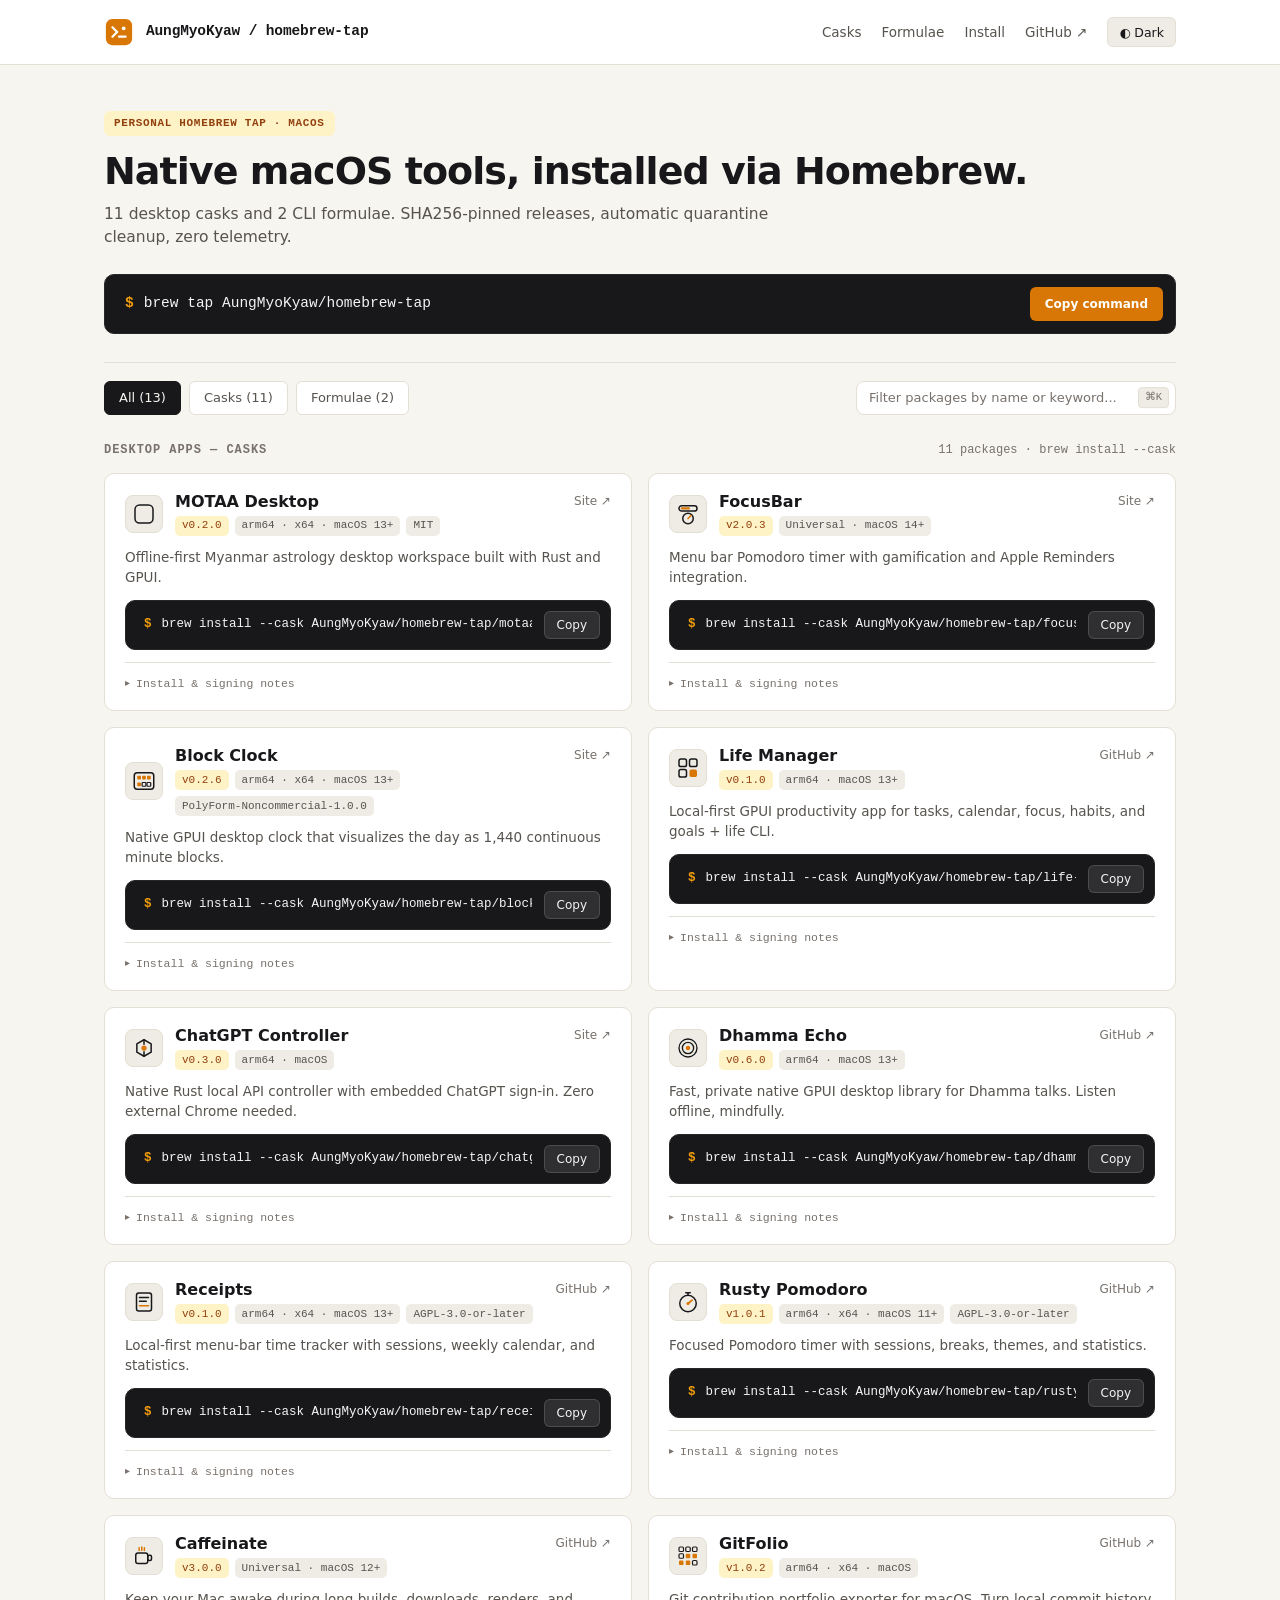
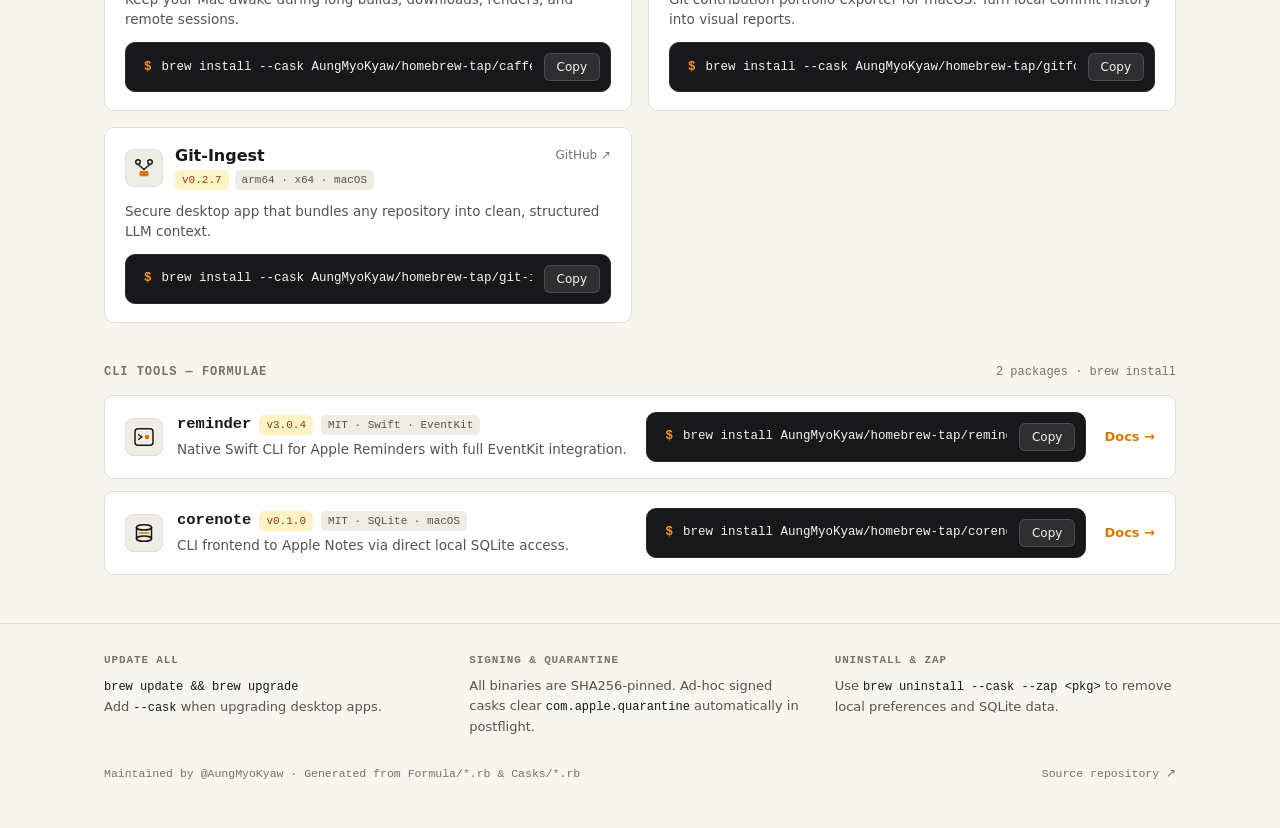
<file: index.html>
<!doctype html>
<html lang="en">
<head>
  <meta charset="utf-8">
  <meta name="viewport" content="width=device-width, initial-scale=1">
  <title>AungMyoKyaw/homebrew-tap — macOS Homebrew Tap</title>
  <meta name="description" content="Personal Homebrew tap distributing 11 macOS desktop casks and 2 CLI formulae. SHA256-pinned releases with one-click install commands.">
  <link rel="icon" type="image/svg+xml" href="./favicon.svg">
  <link rel="stylesheet" href="./styles/site.css">
</head>
<body>
  <header class="topbar">
    <div class="wrap topbar-inner">
      <a class="brand" href="./">
        <span class="brand-mark"><svg aria-hidden="true" xmlns="http://www.w3.org/2000/svg" width="32" height="32" viewBox="0 0 32 32">
  <g id="Layer_1" data-name="Layer 1">
    <path d="M9 2 L23 2 C26.866 2 30 5.134 30 9 L30 23 C30 26.866 26.866 30 23 30 L9 30 C5.134 30 2 26.866 2 23 L2 9 C2 5.134 5.134 2 9 2 Z" fill="#d97706"/>
    <line x1="9" y1="11" x2="14" y2="16" fill="none" stroke="#ffffff" stroke-width="2.4" stroke-linecap="round" stroke-linejoin="round"/>
    <line x1="14" y1="16" x2="9" y2="21" fill="none" stroke="#ffffff" stroke-width="2.4" stroke-linecap="round" stroke-linejoin="round"/>
    <line x1="16" y1="21" x2="23" y2="21" fill="none" stroke="#ffffff" stroke-width="2.4" stroke-linecap="round" stroke-linejoin="round"/>
    <circle cx="21" cy="12" r="2" fill="#ffffff"/>
  </g>
</svg></span>
        <span>AungMyoKyaw / homebrew-tap</span>
      </a>
      <nav class="nav" aria-label="Primary">
        <a href="#casks">Casks</a>
        <a href="#formulae">Formulae</a>
        <a href="#install">Install</a>
        <a href="https://github.com/AungMyoKyaw/homebrew-tap" target="_blank" rel="noopener noreferrer">GitHub ↗</a>
        <button type="button" id="theme-toggle" class="theme-btn" aria-label="Toggle color theme">◐ Dark</button>
      </nav>
    </div>
  </header>

  <main class="wrap">
    <section class="hero" id="install">
      <span class="eyebrow">Personal Homebrew Tap · macOS</span>
      <h1>Native macOS tools, installed via Homebrew.</h1>
      <p class="hero-sub">11 desktop casks and 2 CLI formulae. SHA256-pinned releases, automatic quarantine cleanup, zero telemetry.</p>
      <div class="cmd-bar cmd-bar-lg">
        <code class="cmd-code"><span class="cmd-prompt">$</span><span>brew tap AungMyoKyaw/homebrew-tap</span></code>
        <button type="button" class="copy-btn copy-btn-primary" data-copy-command="brew tap AungMyoKyaw/homebrew-tap" aria-label="Copy brew tap command">Copy command</button>
      </div>
    </section>

    <div class="controls" role="region" aria-label="Filter packages">
      <div class="filter-group" role="group" aria-label="Package type filter">
        <button type="button" class="filter-pill" data-filter="all" aria-pressed="true">All (13)</button>
        <button type="button" class="filter-pill" data-filter="cask" aria-pressed="false">Casks (11)</button>
        <button type="button" class="filter-pill" data-filter="formula" aria-pressed="false">Formulae (2)</button>
      </div>
      <div class="search-wrap">
        <label class="sr-only" for="package-search">Filter packages</label>
        <input id="package-search" class="search-input" type="search" placeholder="Filter packages by name or keyword..." autocomplete="off">
        <span class="search-kbd" aria-hidden="true">⌘K</span>
      </div>
    </div>

    <section class="catalog-section" id="casks" aria-labelledby="casks-heading">
      <div class="section-head">
        <h2 id="casks-heading">Desktop Apps — Casks</h2>
        <span class="section-meta">11 packages · brew install --cask</span>
      </div>
      <div class="cask-grid">
        <article class="pkg-card" data-package="motaa-desktop" data-version="0.2.0" data-kind="cask" data-search="motaa-desktop MOTAA Desktop Offline-first Myanmar astrology desktop workspace built with Rust and GPUI. arm64 · x64 macOS 13+ astrology myanmar burmese gpui rust offline desktop">
          <div class="pkg-top">
            <div class="pkg-id">
              <div class="pkg-glyph"><svg viewBox="0 0 32 32" aria-hidden="true"><rect x="4" y="4" width="24" height="24" rx="6" fill="none" stroke="currentColor" stroke-width="2"/></svg></div>
              <div class="pkg-title-block">
                <h3 class="pkg-name">MOTAA Desktop</h3>
                <div class="pkg-badges">
                  <span class="badge badge-ver">v0.2.0</span>
                  <span class="badge badge-meta">arm64 · x64 · macOS 13+</span>
                  <span class="badge badge-meta">MIT</span>
                </div>
              </div>
            </div>
            <div class="pkg-links">
              <a class="pkg-link" href="https://aungmyokyaw.github.io/motaa-desktop/" target="_blank" rel="noopener noreferrer">Site ↗</a>
            </div>
          </div>
          <p class="pkg-desc">Offline-first Myanmar astrology desktop workspace built with Rust and GPUI.</p>
          <div class="cmd-bar">
            <code class="cmd-code"><span class="cmd-prompt">$</span><span>brew install --cask AungMyoKyaw/homebrew-tap/motaa-desktop</span></code>
            <button type="button" class="copy-btn" data-copy-command="brew install --cask AungMyoKyaw/homebrew-tap/motaa-desktop" aria-label="Copy install command for MOTAA Desktop">Copy</button>
          </div>
          <details class="pkg-details">
            <summary>Install &amp; signing notes</summary>
            <div class="pkg-details-body">Native Rust + GPUI app for Apple Silicon and Intel.</div>
          </details>
        </article>
        <article class="pkg-card" data-package="focusbar" data-version="2.0.3" data-kind="cask" data-search="focusbar FocusBar Menu bar Pomodoro timer with gamification and Apple Reminders integration. Universal macOS 14+ pomodoro timer focus menubar reminders gamification productivity">
          <div class="pkg-top">
            <div class="pkg-id">
              <div class="pkg-glyph"><svg aria-hidden="true" xmlns="http://www.w3.org/2000/svg" width="32" height="32" viewBox="0 0 32 32">
  <g id="Layer_1" data-name="Layer 1">
    <path d="M7.5 5 L24.5 5 C26.433 5 28 6.567 28 8.5 L28 8.5 C28 10.433 26.433 12 24.5 12 L7.5 12 C5.567 12 4 10.433 4 8.5 L4 8.5 C4 6.567 5.567 5 7.5 5 Z" fill="none" stroke="currentColor" stroke-width="2" stroke-linecap="round" stroke-linejoin="round"/>
    <path d="M8 7 L17 7 C17.828 7 18.5 7.672 18.5 8.5 L18.5 8.5 C18.5 9.328 17.828 10 17 10 L8 10 C7.172 10 6.5 9.328 6.5 8.5 L6.5 8.5 C6.5 7.672 7.172 7 8 7 Z" fill="var(--accent)"/>
    <circle cx="16" cy="22" r="7" fill="none" stroke="currentColor" stroke-width="2" stroke-linecap="round" stroke-linejoin="round"/>
    <line x1="16" y1="22" x2="20" y2="18" fill="none" stroke="var(--accent)" stroke-width="2.2" stroke-linecap="round" stroke-linejoin="round"/>
  </g>
</svg></div>
              <div class="pkg-title-block">
                <h3 class="pkg-name">FocusBar</h3>
                <div class="pkg-badges">
                  <span class="badge badge-ver">v2.0.3</span>
                  <span class="badge badge-meta">Universal · macOS 14+</span>
                  
                </div>
              </div>
            </div>
            <div class="pkg-links">
              <a class="pkg-link" href="https://aungmyokyaw.github.io/FocusBar/" target="_blank" rel="noopener noreferrer">Site ↗</a>
            </div>
          </div>
          <p class="pkg-desc">Menu bar Pomodoro timer with gamification and Apple Reminders integration.</p>
          <div class="cmd-bar">
            <code class="cmd-code"><span class="cmd-prompt">$</span><span>brew install --cask AungMyoKyaw/homebrew-tap/focusbar</span></code>
            <button type="button" class="copy-btn" data-copy-command="brew install --cask AungMyoKyaw/homebrew-tap/focusbar" aria-label="Copy install command for FocusBar">Copy</button>
          </div>
          <details class="pkg-details">
            <summary>Install &amp; signing notes</summary>
            <div class="pkg-details-body">Requires macOS 14 (Sonoma) or later. Quarantine is removed automatically during install.</div>
          </details>
        </article>
        <article class="pkg-card" data-package="block-clock" data-version="0.2.6" data-kind="cask" data-search="block-clock Block Clock Native GPUI desktop clock that visualizes the day as 1,440 continuous minute blocks. arm64 · x64 macOS 13+ clock time focus gpui rust productivity minimalist">
          <div class="pkg-top">
            <div class="pkg-id">
              <div class="pkg-glyph"><svg aria-hidden="true" xmlns="http://www.w3.org/2000/svg" width="32" height="32" viewBox="0 0 32 32">
  <g id="Layer_1" data-name="Layer 1">
    <path d="M7 5 L25 5 C27.209 5 29 6.791 29 9 L29 23 C29 25.209 27.209 27 25 27 L7 27 C4.791 27 3 25.209 3 23 L3 9 C3 6.791 4.791 5 7 5 Z" fill="none" stroke="currentColor" stroke-width="2" stroke-linecap="round" stroke-linejoin="round"/>
    <path d="M8 9 L11 9 C11.552 9 12 9.448 12 10 L12 13 C12 13.552 11.552 14 11 14 L8 14 C7.448 14 7 13.552 7 13 L7 10 C7 9.448 7.448 9 8 9 Z" fill="var(--accent)"/>
    <path d="M14.5 9 L17.5 9 C18.052 9 18.5 9.448 18.5 10 L18.5 13 C18.5 13.552 18.052 14 17.5 14 L14.5 14 C13.948 14 13.5 13.552 13.5 13 L13.5 10 C13.5 9.448 13.948 9 14.5 9 Z" fill="var(--accent)"/>
    <path d="M21 9 L24 9 C24.552 9 25 9.448 25 10 L25 13 C25 13.552 24.552 14 24 14 L21 14 C20.448 14 20 13.552 20 13 L20 10 C20 9.448 20.448 9 21 9 Z" fill="var(--accent)"/>
    <path d="M8 18 L11 18 C11.552 18 12 18.448 12 19 L12 22 C12 22.552 11.552 23 11 23 L8 23 C7.448 23 7 22.552 7 22 L7 19 C7 18.448 7.448 18 8 18 Z" fill="var(--accent)"/>
    <path d="M14.5 18 L17.5 18 C18.052 18 18.5 18.448 18.5 19 L18.5 22 C18.5 22.552 18.052 23 17.5 23 L14.5 23 C13.948 23 13.5 22.552 13.5 22 L13.5 19 C13.5 18.448 13.948 18 14.5 18 Z" fill="none" stroke="currentColor" stroke-width="1.6" stroke-linecap="round" stroke-linejoin="round"/>
    <path d="M21 18 L24 18 C24.552 18 25 18.448 25 19 L25 22 C25 22.552 24.552 23 24 23 L21 23 C20.448 23 20 22.552 20 22 L20 19 C20 18.448 20.448 18 21 18 Z" fill="none" stroke="currentColor" stroke-width="1.6" stroke-linecap="round" stroke-linejoin="round"/>
  </g>
</svg></div>
              <div class="pkg-title-block">
                <h3 class="pkg-name">Block Clock</h3>
                <div class="pkg-badges">
                  <span class="badge badge-ver">v0.2.6</span>
                  <span class="badge badge-meta">arm64 · x64 · macOS 13+</span>
                  <span class="badge badge-meta">PolyForm-Noncommercial-1.0.0</span>
                </div>
              </div>
            </div>
            <div class="pkg-links">
              <a class="pkg-link" href="https://aungmyokyaw.github.io/block-clock/" target="_blank" rel="noopener noreferrer">Site ↗</a>
            </div>
          </div>
          <p class="pkg-desc">Native GPUI desktop clock that visualizes the day as 1,440 continuous minute blocks.</p>
          <div class="cmd-bar">
            <code class="cmd-code"><span class="cmd-prompt">$</span><span>brew install --cask AungMyoKyaw/homebrew-tap/block-clock</span></code>
            <button type="button" class="copy-btn" data-copy-command="brew install --cask AungMyoKyaw/homebrew-tap/block-clock" aria-label="Copy install command for Block Clock">Copy</button>
          </div>
          <details class="pkg-details">
            <summary>Install &amp; signing notes</summary>
            <div class="pkg-details-body">Native Rust + GPUI app for Apple Silicon and Intel. Quarantine is removed automatically during install.</div>
          </details>
        </article>
        <article class="pkg-card" data-package="life-manager" data-version="0.1.0" data-kind="cask" data-search="life-manager Life Manager Local-first GPUI productivity app for tasks, calendar, focus, habits, and goals + life CLI. arm64 macOS 13+ tasks calendar habits goals gpui mcp cli productivity">
          <div class="pkg-top">
            <div class="pkg-id">
              <div class="pkg-glyph"><svg aria-hidden="true" xmlns="http://www.w3.org/2000/svg" width="32" height="32" viewBox="0 0 32 32">
  <g id="Layer_1" data-name="Layer 1">
    <path d="M6.5 4 L11.5 4 C12.881 4 14 5.119 14 6.5 L14 11.5 C14 12.881 12.881 14 11.5 14 L6.5 14 C5.119 14 4 12.881 4 11.5 L4 6.5 C4 5.119 5.119 4 6.5 4 Z" fill="none" stroke="currentColor" stroke-width="2" stroke-linecap="round" stroke-linejoin="round"/>
    <path d="M20.5 4 L25.5 4 C26.881 4 28 5.119 28 6.5 L28 11.5 C28 12.881 26.881 14 25.5 14 L20.5 14 C19.119 14 18 12.881 18 11.5 L18 6.5 C18 5.119 19.119 4 20.5 4 Z" fill="none" stroke="currentColor" stroke-width="2" stroke-linecap="round" stroke-linejoin="round"/>
    <path d="M6.5 18 L11.5 18 C12.881 18 14 19.119 14 20.5 L14 25.5 C14 26.881 12.881 28 11.5 28 L6.5 28 C5.119 28 4 26.881 4 25.5 L4 20.5 C4 19.119 5.119 18 6.5 18 Z" fill="none" stroke="currentColor" stroke-width="2" stroke-linecap="round" stroke-linejoin="round"/>
    <path d="M20.5 18 L25.5 18 C26.881 18 28 19.119 28 20.5 L28 25.5 C28 26.881 26.881 28 25.5 28 L20.5 28 C19.119 28 18 26.881 18 25.5 L18 20.5 C18 19.119 19.119 18 20.5 18 Z" fill="var(--accent)"/>
  </g>
</svg></div>
              <div class="pkg-title-block">
                <h3 class="pkg-name">Life Manager</h3>
                <div class="pkg-badges">
                  <span class="badge badge-ver">v0.1.0</span>
                  <span class="badge badge-meta">arm64 · macOS 13+</span>
                  
                </div>
              </div>
            </div>
            <div class="pkg-links">
              <a class="pkg-link" href="https://github.com/AungMyoKyaw/life-manager" target="_blank" rel="noopener noreferrer">GitHub ↗</a>
            </div>
          </div>
          <p class="pkg-desc">Local-first GPUI productivity app for tasks, calendar, focus, habits, and goals + life CLI.</p>
          <div class="cmd-bar">
            <code class="cmd-code"><span class="cmd-prompt">$</span><span>brew install --cask AungMyoKyaw/homebrew-tap/life-manager</span></code>
            <button type="button" class="copy-btn" data-copy-command="brew install --cask AungMyoKyaw/homebrew-tap/life-manager" aria-label="Copy install command for Life Manager">Copy</button>
          </div>
          <details class="pkg-details">
            <summary>Install &amp; signing notes</summary>
            <div class="pkg-details-body">Ad-hoc signed. Quarantine is removed automatically in postflight. Includes the `life` CLI binary. Run `brew uninstall --cask --zap` to remove the local SQLite database and preferences.</div>
          </details>
        </article>
        <article class="pkg-card" data-package="chatgpt-controller" data-version="0.3.0" data-kind="cask" data-search="chatgpt-controller ChatGPT Controller Native Rust local API controller with embedded ChatGPT sign-in. Zero external Chrome needed. arm64 macOS chatgpt rust api localhost ai automation">
          <div class="pkg-top">
            <div class="pkg-id">
              <div class="pkg-glyph"><svg aria-hidden="true" xmlns="http://www.w3.org/2000/svg" width="32" height="32" viewBox="0 0 32 32">
  <g id="Layer_1" data-name="Layer 1">
    <polygon points="16,5 25.526,10.5 25.526,21.5 16,27 6.474,21.5 6.474,10.5" fill="none" stroke="currentColor" stroke-width="2" stroke-linecap="round" stroke-linejoin="round"/>
    <line x1="16" y1="5" x2="16" y2="11" fill="none" stroke="currentColor" stroke-width="2" stroke-linecap="round" stroke-linejoin="round"/>
    <line x1="16" y1="21" x2="16" y2="27" fill="none" stroke="currentColor" stroke-width="2" stroke-linecap="round" stroke-linejoin="round"/>
    <circle cx="16" cy="16" r="3.5" fill="var(--accent)"/>
  </g>
</svg></div>
              <div class="pkg-title-block">
                <h3 class="pkg-name">ChatGPT Controller</h3>
                <div class="pkg-badges">
                  <span class="badge badge-ver">v0.3.0</span>
                  <span class="badge badge-meta">arm64 · macOS</span>
                  
                </div>
              </div>
            </div>
            <div class="pkg-links">
              <a class="pkg-link" href="https://aungmyokyaw.github.io/chatgpt-controller-desktop/" target="_blank" rel="noopener noreferrer">Site ↗</a>
            </div>
          </div>
          <p class="pkg-desc">Native Rust local API controller with embedded ChatGPT sign-in. Zero external Chrome needed.</p>
          <div class="cmd-bar">
            <code class="cmd-code"><span class="cmd-prompt">$</span><span>brew install --cask AungMyoKyaw/homebrew-tap/chatgpt-controller</span></code>
            <button type="button" class="copy-btn" data-copy-command="brew install --cask AungMyoKyaw/homebrew-tap/chatgpt-controller" aria-label="Copy install command for ChatGPT Controller">Copy</button>
          </div>
          <details class="pkg-details">
            <summary>Install &amp; signing notes</summary>
            <div class="pkg-details-body">No external Chrome or Playwright CLI installation is required.
This build is ad-hoc signed, not Apple Developer ID signed or notarized.
The cask attempts to remove quarantine recursively during installation.
If macOS still blocks launch, use System Settings &gt; Privacy &amp; Security.</div>
          </details>
        </article>
        <article class="pkg-card" data-package="dhamma-echo" data-version="0.6.0" data-kind="cask" data-search="dhamma-echo Dhamma Echo Fast, private native GPUI desktop library for Dhamma talks. Listen offline, mindfully. arm64 macOS 13+ dhamma audio offline gpui library player">
          <div class="pkg-top">
            <div class="pkg-id">
              <div class="pkg-glyph"><svg aria-hidden="true" xmlns="http://www.w3.org/2000/svg" width="32" height="32" viewBox="0 0 32 32">
  <g id="Layer_1" data-name="Layer 1">
    <circle cx="16" cy="16" r="12" fill="none" stroke="currentColor" stroke-width="1.8" stroke-linecap="round" stroke-linejoin="round"/>
    <circle cx="16" cy="16" r="7.5" fill="none" stroke="currentColor" stroke-width="1.8" stroke-linecap="round" stroke-linejoin="round"/>
    <circle cx="16" cy="16" r="3" fill="var(--accent)"/>
  </g>
</svg></div>
              <div class="pkg-title-block">
                <h3 class="pkg-name">Dhamma Echo</h3>
                <div class="pkg-badges">
                  <span class="badge badge-ver">v0.6.0</span>
                  <span class="badge badge-meta">arm64 · macOS 13+</span>
                  
                </div>
              </div>
            </div>
            <div class="pkg-links">
              <a class="pkg-link" href="https://github.com/AungMyoKyaw/dhamma-echo" target="_blank" rel="noopener noreferrer">GitHub ↗</a>
            </div>
          </div>
          <p class="pkg-desc">Fast, private native GPUI desktop library for Dhamma talks. Listen offline, mindfully.</p>
          <div class="cmd-bar">
            <code class="cmd-code"><span class="cmd-prompt">$</span><span>brew install --cask AungMyoKyaw/homebrew-tap/dhamma-echo</span></code>
            <button type="button" class="copy-btn" data-copy-command="brew install --cask AungMyoKyaw/homebrew-tap/dhamma-echo" aria-label="Copy install command for Dhamma Echo">Copy</button>
          </div>
          <details class="pkg-details">
            <summary>Install &amp; signing notes</summary>
            <div class="pkg-details-body">Native Apple Silicon GPUI app. Quarantine attribute is cleared automatically during install.</div>
          </details>
        </article>
        <article class="pkg-card" data-package="receipts" data-version="0.1.0" data-kind="cask" data-search="receipts Receipts Local-first menu-bar time tracker with sessions, weekly calendar, and statistics. arm64 · x64 macOS 13+ time tracker menubar sessions agpl productivity">
          <div class="pkg-top">
            <div class="pkg-id">
              <div class="pkg-glyph"><svg aria-hidden="true" xmlns="http://www.w3.org/2000/svg" width="32" height="32" viewBox="0 0 32 32">
  <g id="Layer_1" data-name="Layer 1">
    <path d="M9 4 L23 4 C24.657 4 26 5.343 26 7 L26 25 C26 26.657 24.657 28 23 28 L9 28 C7.343 28 6 26.657 6 25 L6 7 C6 5.343 7.343 4 9 4 Z" fill="none" stroke="currentColor" stroke-width="2" stroke-linecap="round" stroke-linejoin="round"/>
    <line x1="10" y1="10" x2="22" y2="10" fill="none" stroke="currentColor" stroke-width="2" stroke-linecap="round" stroke-linejoin="round"/>
    <line x1="10" y1="15" x2="19" y2="15" fill="none" stroke="currentColor" stroke-width="2" stroke-linecap="round" stroke-linejoin="round"/>
    <line x1="10" y1="21" x2="22" y2="21" fill="none" stroke="var(--accent)" stroke-width="2.2" stroke-linecap="round" stroke-linejoin="round"/>
  </g>
</svg></div>
              <div class="pkg-title-block">
                <h3 class="pkg-name">Receipts</h3>
                <div class="pkg-badges">
                  <span class="badge badge-ver">v0.1.0</span>
                  <span class="badge badge-meta">arm64 · x64 · macOS 13+</span>
                  <span class="badge badge-meta">AGPL-3.0-or-later</span>
                </div>
              </div>
            </div>
            <div class="pkg-links">
              <a class="pkg-link" href="https://aungmyokyaw.github.io/receipts/" target="_blank" rel="noopener noreferrer">GitHub ↗</a>
            </div>
          </div>
          <p class="pkg-desc">Local-first menu-bar time tracker with sessions, weekly calendar, and statistics.</p>
          <div class="cmd-bar">
            <code class="cmd-code"><span class="cmd-prompt">$</span><span>brew install --cask AungMyoKyaw/homebrew-tap/receipts</span></code>
            <button type="button" class="copy-btn" data-copy-command="brew install --cask AungMyoKyaw/homebrew-tap/receipts" aria-label="Copy install command for Receipts">Copy</button>
          </div>
          <details class="pkg-details">
            <summary>Install &amp; signing notes</summary>
            <div class="pkg-details-body">Receipts requires macOS 13.3 or later.
Builds are ad-hoc signed, not Apple Developer ID signed or notarized.
If macOS blocks the first launch, choose Open Anyway for Receipts in
System Settings &gt; Privacy &amp; Security.
Regular uninstall keeps your sessions; --zap removes the local database.</div>
          </details>
        </article>
        <article class="pkg-card" data-package="rusty-pomodoro" data-version="1.0.1" data-kind="cask" data-search="rusty-pomodoro Rusty Pomodoro Focused Pomodoro timer with sessions, breaks, themes, and statistics. arm64 · x64 macOS 11+ pomodoro timer focus rust slint agpl">
          <div class="pkg-top">
            <div class="pkg-id">
              <div class="pkg-glyph"><svg aria-hidden="true" xmlns="http://www.w3.org/2000/svg" width="32" height="32" viewBox="0 0 32 32">
  <g id="Layer_1" data-name="Layer 1">
    <circle cx="16" cy="18" r="11" fill="none" stroke="currentColor" stroke-width="2" stroke-linecap="round" stroke-linejoin="round"/>
    <line x1="13" y1="3.5" x2="19" y2="3.5" fill="none" stroke="currentColor" stroke-width="2" stroke-linecap="round" stroke-linejoin="round"/>
    <line x1="16" y1="3.5" x2="16" y2="7" fill="none" stroke="currentColor" stroke-width="2" stroke-linecap="round" stroke-linejoin="round"/>
    <line x1="16" y1="18" x2="21.5" y2="13.5" fill="none" stroke="var(--accent)" stroke-width="2.4" stroke-linecap="round" stroke-linejoin="round"/>
    <circle cx="16" cy="18" r="2" fill="var(--accent)"/>
  </g>
</svg></div>
              <div class="pkg-title-block">
                <h3 class="pkg-name">Rusty Pomodoro</h3>
                <div class="pkg-badges">
                  <span class="badge badge-ver">v1.0.1</span>
                  <span class="badge badge-meta">arm64 · x64 · macOS 11+</span>
                  <span class="badge badge-meta">AGPL-3.0-or-later</span>
                </div>
              </div>
            </div>
            <div class="pkg-links">
              <a class="pkg-link" href="https://github.com/AungMyoKyaw/rusty-pomodoro" target="_blank" rel="noopener noreferrer">GitHub ↗</a>
            </div>
          </div>
          <p class="pkg-desc">Focused Pomodoro timer with sessions, breaks, themes, and statistics.</p>
          <div class="cmd-bar">
            <code class="cmd-code"><span class="cmd-prompt">$</span><span>brew install --cask AungMyoKyaw/homebrew-tap/rusty-pomodoro</span></code>
            <button type="button" class="copy-btn" data-copy-command="brew install --cask AungMyoKyaw/homebrew-tap/rusty-pomodoro" aria-label="Copy install command for Rusty Pomodoro">Copy</button>
          </div>
          <details class="pkg-details">
            <summary>Install &amp; signing notes</summary>
            <div class="pkg-details-body">Requires macOS 11 or later.
The app is ad-hoc signed, not Apple Developer ID signed or notarized.
The cask removes quarantine during installation. If macOS still blocks first launch,
choose Open Anyway for Rusty Pomodoro in System Settings &gt; Privacy &amp; Security.
`brew uninstall --cask --zap` also removes local settings and history.</div>
          </details>
        </article>
        <article class="pkg-card" data-package="caffeinate" data-version="3.0.0" data-kind="cask" data-search="caffeinate Caffeinate Keep your Mac awake during long builds, downloads, renders, and remote sessions. Universal macOS 12+ awake sleep menubar utility universal">
          <div class="pkg-top">
            <div class="pkg-id">
              <div class="pkg-glyph"><svg aria-hidden="true" xmlns="http://www.w3.org/2000/svg" width="32" height="32" viewBox="0 0 32 32">
  <g id="Layer_1" data-name="Layer 1">
    <path d="M8 12 L18 12 C19.657 12 21 13.343 21 15 L21 23 C21 24.657 19.657 26 18 26 L8 26 C6.343 26 5 24.657 5 23 L5 15 C5 13.343 6.343 12 8 12 Z" fill="none" stroke="currentColor" stroke-width="2" stroke-linecap="round" stroke-linejoin="round"/>
    <path d="M23 15 L24 15 C25.105 15 26 15.895 26 17 L26 20 C26 21.105 25.105 22 24 22 L23 22 C21.895 22 21 21.105 21 20 L21 17 C21 15.895 21.895 15 23 15 Z" fill="none" stroke="currentColor" stroke-width="2" stroke-linecap="round" stroke-linejoin="round"/>
    <line x1="9.5" y1="5" x2="9.5" y2="8.5" fill="none" stroke="var(--accent)" stroke-width="2" stroke-linecap="round" stroke-linejoin="round"/>
    <line x1="13" y1="4" x2="13" y2="8.5" fill="none" stroke="var(--accent)" stroke-width="2" stroke-linecap="round" stroke-linejoin="round"/>
    <line x1="16.5" y1="5" x2="16.5" y2="8.5" fill="none" stroke="var(--accent)" stroke-width="2" stroke-linecap="round" stroke-linejoin="round"/>
  </g>
</svg></div>
              <div class="pkg-title-block">
                <h3 class="pkg-name">Caffeinate</h3>
                <div class="pkg-badges">
                  <span class="badge badge-ver">v3.0.0</span>
                  <span class="badge badge-meta">Universal · macOS 12+</span>
                  
                </div>
              </div>
            </div>
            <div class="pkg-links">
              <a class="pkg-link" href="https://github.com/AungMyoKyaw/caffeinate-app" target="_blank" rel="noopener noreferrer">GitHub ↗</a>
            </div>
          </div>
          <p class="pkg-desc">Keep your Mac awake during long builds, downloads, renders, and remote sessions.</p>
          <div class="cmd-bar">
            <code class="cmd-code"><span class="cmd-prompt">$</span><span>brew install --cask AungMyoKyaw/homebrew-tap/caffeinate</span></code>
            <button type="button" class="copy-btn" data-copy-command="brew install --cask AungMyoKyaw/homebrew-tap/caffeinate" aria-label="Copy install command for Caffeinate">Copy</button>
          </div>
        </article>
        <article class="pkg-card" data-package="gitfolio" data-version="1.0.2" data-kind="cask" data-search="gitfolio GitFolio Git contribution portfolio exporter for macOS. Turn local commit history into visual reports. arm64 · x64 macOS git portfolio commits export developer">
          <div class="pkg-top">
            <div class="pkg-id">
              <div class="pkg-glyph"><svg aria-hidden="true" xmlns="http://www.w3.org/2000/svg" width="32" height="32" viewBox="0 0 32 32">
  <g id="Layer_1" data-name="Layer 1">
    <path d="M5.5 4 L8.5 4 C9.328 4 10 4.672 10 5.5 L10 8.5 C10 9.328 9.328 10 8.5 10 L5.5 10 C4.672 10 4 9.328 4 8.5 L4 5.5 C4 4.672 4.672 4 5.5 4 Z" fill="none" stroke="currentColor" stroke-width="1.6" stroke-linecap="round" stroke-linejoin="round"/>
    <path d="M14.5 4 L17.5 4 C18.328 4 19 4.672 19 5.5 L19 8.5 C19 9.328 18.328 10 17.5 10 L14.5 10 C13.672 10 13 9.328 13 8.5 L13 5.5 C13 4.672 13.672 4 14.5 4 Z" fill="none" stroke="currentColor" stroke-width="1.6" stroke-linecap="round" stroke-linejoin="round"/>
    <path d="M23.5 4 L26.5 4 C27.328 4 28 4.672 28 5.5 L28 8.5 C28 9.328 27.328 10 26.5 10 L23.5 10 C22.672 10 22 9.328 22 8.5 L22 5.5 C22 4.672 22.672 4 23.5 4 Z" fill="none" stroke="currentColor" stroke-width="1.6" stroke-linecap="round" stroke-linejoin="round"/>
    <path d="M5.5 13 L8.5 13 C9.328 13 10 13.672 10 14.5 L10 17.5 C10 18.328 9.328 19 8.5 19 L5.5 19 C4.672 19 4 18.328 4 17.5 L4 14.5 C4 13.672 4.672 13 5.5 13 Z" fill="none" stroke="currentColor" stroke-width="1.6" stroke-linecap="round" stroke-linejoin="round"/>
    <path d="M23.5 22 L26.5 22 C27.328 22 28 22.672 28 23.5 L28 26.5 C28 27.328 27.328 28 26.5 28 L23.5 28 C22.672 28 22 27.328 22 26.5 L22 23.5 C22 22.672 22.672 22 23.5 22 Z" fill="none" stroke="currentColor" stroke-width="1.6" stroke-linecap="round" stroke-linejoin="round"/>
    <path d="M14.5 13 L17.5 13 C18.328 13 19 13.672 19 14.5 L19 17.5 C19 18.328 18.328 19 17.5 19 L14.5 19 C13.672 19 13 18.328 13 17.5 L13 14.5 C13 13.672 13.672 13 14.5 13 Z" fill="var(--accent)"/>
    <path d="M23.5 13 L26.5 13 C27.328 13 28 13.672 28 14.5 L28 17.5 C28 18.328 27.328 19 26.5 19 L23.5 19 C22.672 19 22 18.328 22 17.5 L22 14.5 C22 13.672 22.672 13 23.5 13 Z" fill="var(--accent)"/>
    <path d="M5.5 22 L8.5 22 C9.328 22 10 22.672 10 23.5 L10 26.5 C10 27.328 9.328 28 8.5 28 L5.5 28 C4.672 28 4 27.328 4 26.5 L4 23.5 C4 22.672 4.672 22 5.5 22 Z" fill="var(--accent)"/>
    <path d="M14.5 22 L17.5 22 C18.328 22 19 22.672 19 23.5 L19 26.5 C19 27.328 18.328 28 17.5 28 L14.5 28 C13.672 28 13 27.328 13 26.5 L13 23.5 C13 22.672 13.672 22 14.5 22 Z" fill="var(--accent)"/>
  </g>
</svg></div>
              <div class="pkg-title-block">
                <h3 class="pkg-name">GitFolio</h3>
                <div class="pkg-badges">
                  <span class="badge badge-ver">v1.0.2</span>
                  <span class="badge badge-meta">arm64 · x64 · macOS</span>
                  
                </div>
              </div>
            </div>
            <div class="pkg-links">
              <a class="pkg-link" href="https://github.com/AungMyoKyaw/GitFolio" target="_blank" rel="noopener noreferrer">GitHub ↗</a>
            </div>
          </div>
          <p class="pkg-desc">Git contribution portfolio exporter for macOS. Turn local commit history into visual reports.</p>
          <div class="cmd-bar">
            <code class="cmd-code"><span class="cmd-prompt">$</span><span>brew install --cask AungMyoKyaw/homebrew-tap/gitfolio</span></code>
            <button type="button" class="copy-btn" data-copy-command="brew install --cask AungMyoKyaw/homebrew-tap/gitfolio" aria-label="Copy install command for GitFolio">Copy</button>
          </div>
        </article>
        <article class="pkg-card" data-package="git-ingest" data-version="0.2.7" data-kind="cask" data-search="git-ingest Git-Ingest Secure desktop app that bundles any repository into clean, structured LLM context. arm64 · x64 macOS git llm context prompt electron repo">
          <div class="pkg-top">
            <div class="pkg-id">
              <div class="pkg-glyph"><svg aria-hidden="true" xmlns="http://www.w3.org/2000/svg" width="32" height="32" viewBox="0 0 32 32">
  <g id="Layer_1" data-name="Layer 1">
    <circle cx="8" cy="8" r="3" fill="none" stroke="currentColor" stroke-width="2" stroke-linecap="round" stroke-linejoin="round"/>
    <circle cx="24" cy="8" r="3" fill="none" stroke="currentColor" stroke-width="2" stroke-linecap="round" stroke-linejoin="round"/>
    <line x1="8" y1="11" x2="16" y2="18" fill="none" stroke="currentColor" stroke-width="2" stroke-linecap="round" stroke-linejoin="round"/>
    <line x1="24" y1="11" x2="16" y2="18" fill="none" stroke="currentColor" stroke-width="2" stroke-linecap="round" stroke-linejoin="round"/>
    <path d="M12 20 L20 20 C21.105 20 22 20.895 22 22 L22 25 C22 26.105 21.105 27 20 27 L12 27 C10.895 27 10 26.105 10 25 L10 22 C10 20.895 10.895 20 12 20 Z" fill="var(--accent)"/>
  </g>
</svg></div>
              <div class="pkg-title-block">
                <h3 class="pkg-name">Git-Ingest</h3>
                <div class="pkg-badges">
                  <span class="badge badge-ver">v0.2.7</span>
                  <span class="badge badge-meta">arm64 · x64 · macOS</span>
                  
                </div>
              </div>
            </div>
            <div class="pkg-links">
              <a class="pkg-link" href="https://github.com/AungMyoKyaw/git-ingest-desktop" target="_blank" rel="noopener noreferrer">GitHub ↗</a>
            </div>
          </div>
          <p class="pkg-desc">Secure desktop app that bundles any repository into clean, structured LLM context.</p>
          <div class="cmd-bar">
            <code class="cmd-code"><span class="cmd-prompt">$</span><span>brew install --cask AungMyoKyaw/homebrew-tap/git-ingest</span></code>
            <button type="button" class="copy-btn" data-copy-command="brew install --cask AungMyoKyaw/homebrew-tap/git-ingest" aria-label="Copy install command for Git-Ingest">Copy</button>
          </div>
        </article>
      </div>
    </section>

    <section class="catalog-section" id="formulae" aria-labelledby="formulae-heading">
      <div class="section-head">
        <h2 id="formulae-heading">CLI Tools — Formulae</h2>
        <span class="section-meta">2 packages · brew install</span>
      </div>
      <div class="formula-list">
        <article class="formula-row" data-package="reminder" data-version="3.0.4" data-kind="formula" data-search="reminder reminder Native Swift CLI for Apple Reminders with full EventKit integration. MIT Swift · EventKit reminders apple eventkit swift cli tasks">
          <div class="formula-main">
            <div class="pkg-glyph"><svg aria-hidden="true" xmlns="http://www.w3.org/2000/svg" width="32" height="32" viewBox="0 0 32 32">
  <g id="Layer_1" data-name="Layer 1">
    <path d="M8 5 L24 5 C26.209 5 28 6.791 28 9 L28 23 C28 25.209 26.209 27 24 27 L8 27 C5.791 27 4 25.209 4 23 L4 9 C4 6.791 5.791 5 8 5 Z" fill="none" stroke="currentColor" stroke-width="2" stroke-linecap="round" stroke-linejoin="round"/>
    <line x1="9" y1="13" x2="13" y2="16" fill="none" stroke="currentColor" stroke-width="2" stroke-linecap="round" stroke-linejoin="round"/>
    <line x1="13" y1="16" x2="9" y2="19" fill="none" stroke="currentColor" stroke-width="2" stroke-linecap="round" stroke-linejoin="round"/>
    <circle cx="20" cy="16" r="3" fill="var(--accent)"/>
  </g>
</svg></div>
            <div class="pkg-title-block">
              <div class="formula-name-line">
                <h3 class="formula-name">reminder</h3>
                <span class="badge badge-ver">v3.0.4</span>
                <span class="badge badge-meta">MIT · Swift · EventKit</span>
              </div>
              <p class="pkg-desc">Native Swift CLI for Apple Reminders with full EventKit integration.</p>
            </div>
          </div>
          <div class="cmd-bar formula-cmd">
            <code class="cmd-code"><span class="cmd-prompt">$</span><span>brew install AungMyoKyaw/homebrew-tap/reminder</span></code>
            <button type="button" class="copy-btn" data-copy-command="brew install AungMyoKyaw/homebrew-tap/reminder" aria-label="Copy install command for reminder">Copy</button>
          </div>
          <a class="docs-link" href="./reminder.html">Docs →</a>
        </article>
        <article class="formula-row" data-package="corenote" data-version="0.1.0" data-kind="formula" data-search="corenote corenote CLI frontend to Apple Notes via direct local SQLite access. MIT SQLite · macOS notes apple sqlite cli search export">
          <div class="formula-main">
            <div class="pkg-glyph"><svg aria-hidden="true" xmlns="http://www.w3.org/2000/svg" width="32" height="32" viewBox="0 0 32 32">
  <g id="Layer_1" data-name="Layer 1">
    <ellipse cx="16" cy="8.5" rx="10" ry="3.5" fill="none" stroke="currentColor" stroke-width="2" stroke-linecap="round" stroke-linejoin="round"/>
    <line x1="6" y1="8.5" x2="6" y2="23.5" fill="none" stroke="currentColor" stroke-width="2" stroke-linecap="round" stroke-linejoin="round"/>
    <line x1="26" y1="8.5" x2="26" y2="23.5" fill="none" stroke="currentColor" stroke-width="2" stroke-linecap="round" stroke-linejoin="round"/>
    <ellipse cx="16" cy="23.5" rx="10" ry="3.5" fill="none" stroke="currentColor" stroke-width="2" stroke-linecap="round" stroke-linejoin="round"/>
    <line x1="10" y1="16" x2="22" y2="16" fill="none" stroke="var(--accent)" stroke-width="2.2" stroke-linecap="round" stroke-linejoin="round"/>
  </g>
</svg></div>
            <div class="pkg-title-block">
              <div class="formula-name-line">
                <h3 class="formula-name">corenote</h3>
                <span class="badge badge-ver">v0.1.0</span>
                <span class="badge badge-meta">MIT · SQLite · macOS</span>
              </div>
              <p class="pkg-desc">CLI frontend to Apple Notes via direct local SQLite access.</p>
            </div>
          </div>
          <div class="cmd-bar formula-cmd">
            <code class="cmd-code"><span class="cmd-prompt">$</span><span>brew install AungMyoKyaw/homebrew-tap/corenote</span></code>
            <button type="button" class="copy-btn" data-copy-command="brew install AungMyoKyaw/homebrew-tap/corenote" aria-label="Copy install command for corenote">Copy</button>
          </div>
          <a class="docs-link" href="./corenote.html">Docs →</a>
        </article>
      </div>
    </section>

    <div id="empty-state" class="empty-state" hidden>
      No packages match your filter. Clear the search query or switch back to <strong>All</strong>.
    </div>
  </main>

  <footer class="site-footer">
    <div class="wrap">
      <div class="footer-grid">
        <div class="footer-col">
          <h3>Update All</h3>
          <p><code>brew update &amp;&amp; brew upgrade</code><br>Add <code>--cask</code> when upgrading desktop apps.</p>
        </div>
        <div class="footer-col">
          <h3>Signing &amp; Quarantine</h3>
          <p>All binaries are SHA256-pinned. Ad-hoc signed casks clear <code>com.apple.quarantine</code> automatically in postflight.</p>
        </div>
        <div class="footer-col">
          <h3>Uninstall &amp; Zap</h3>
          <p>Use <code>brew uninstall --cask --zap &lt;pkg&gt;</code> to remove local preferences and SQLite data.</p>
        </div>
      </div>
      <div class="footer-meta">
        <span>Maintained by <a href="https://github.com/AungMyoKyaw" target="_blank" rel="noopener noreferrer">@AungMyoKyaw</a> · Generated from Formula/*.rb &amp; Casks/*.rb</span>
        <span><a href="https://github.com/AungMyoKyaw/homebrew-tap" target="_blank" rel="noopener noreferrer">Source repository ↗</a></span>
      </div>
    </div>
  </footer>

  <div id="copy-status" class="sr-only" aria-live="polite" aria-atomic="true"></div>
  <script src="./scripts/site.js" defer></script>
</body>
</html>
</file>
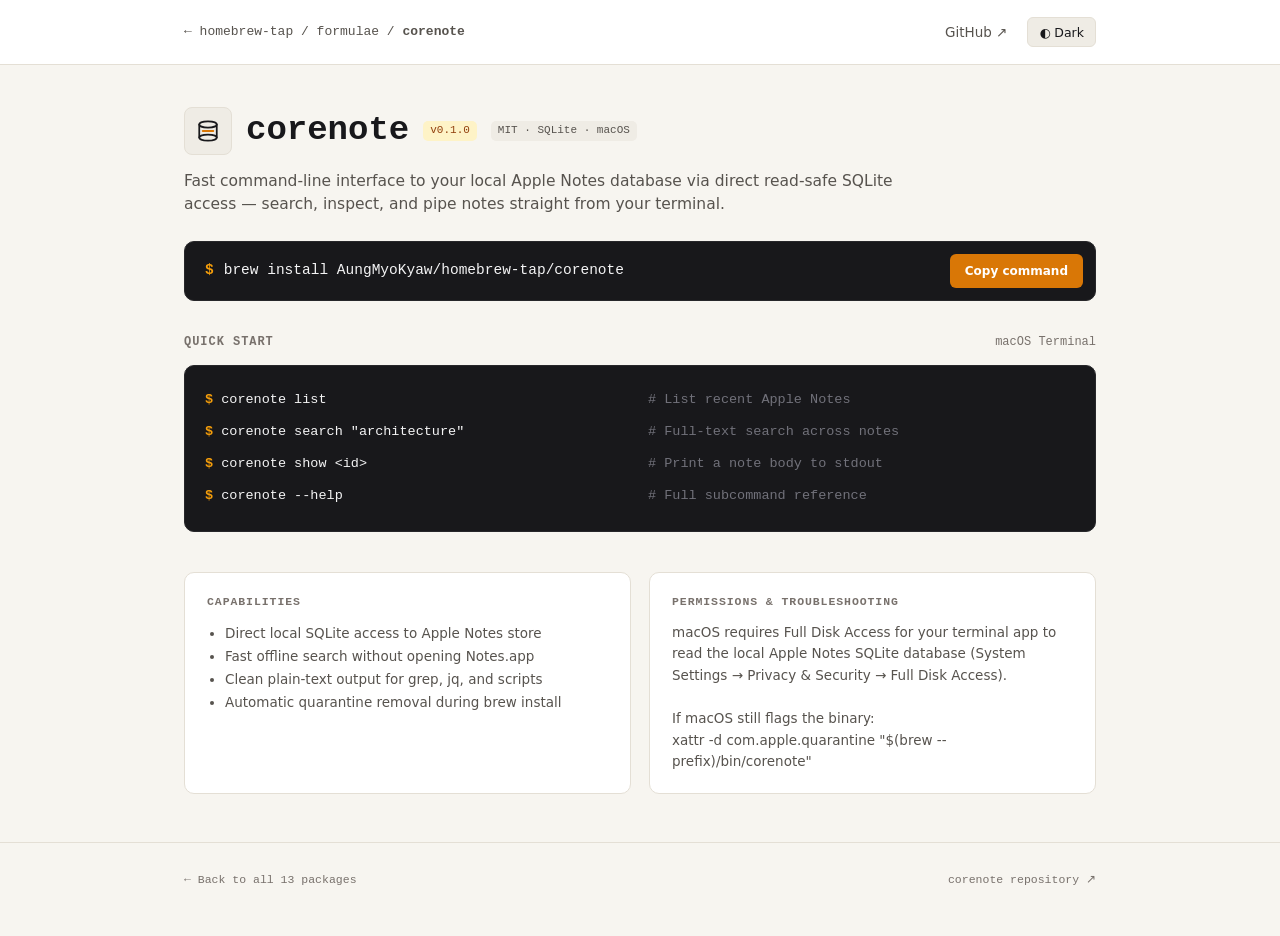
<file: corenote.html>
<!doctype html>
<html lang="en">
<head>
  <meta charset="utf-8">
  <meta name="viewport" content="width=device-width, initial-scale=1">
  <title>corenote v0.1.0 — AungMyoKyaw/homebrew-tap</title>
  <meta name="description" content="Fast command-line interface to your local Apple Notes database via direct read-safe SQLite access — search, inspect, and pipe notes straight from your terminal.">
  <link rel="icon" type="image/svg+xml" href="./favicon.svg">
  <link rel="stylesheet" href="./styles/site.css">
</head>
<body>
  <header class="topbar">
    <div class="wrap-narrow topbar-inner">
      <div class="crumb">
        <a href="./">← homebrew-tap</a> / formulae / <strong>corenote</strong>
      </div>
      <nav class="nav" aria-label="Formula links">
        <a href="https://github.com/AungMyoKyaw/corenote" target="_blank" rel="noopener noreferrer">GitHub ↗</a>
        <button type="button" id="theme-toggle" class="theme-btn" aria-label="Toggle color theme">◐ Dark</button>
      </nav>
    </div>
  </header>

  <main class="wrap-narrow" data-package="corenote" data-version="0.1.0">
    <div class="detail-header">
      <div class="pkg-glyph detail-glyph"><svg aria-hidden="true" xmlns="http://www.w3.org/2000/svg" width="32" height="32" viewBox="0 0 32 32">
  <g id="Layer_1" data-name="Layer 1">
    <ellipse cx="16" cy="8.5" rx="10" ry="3.5" fill="none" stroke="currentColor" stroke-width="2" stroke-linecap="round" stroke-linejoin="round"/>
    <line x1="6" y1="8.5" x2="6" y2="23.5" fill="none" stroke="currentColor" stroke-width="2" stroke-linecap="round" stroke-linejoin="round"/>
    <line x1="26" y1="8.5" x2="26" y2="23.5" fill="none" stroke="currentColor" stroke-width="2" stroke-linecap="round" stroke-linejoin="round"/>
    <ellipse cx="16" cy="23.5" rx="10" ry="3.5" fill="none" stroke="currentColor" stroke-width="2" stroke-linecap="round" stroke-linejoin="round"/>
    <line x1="10" y1="16" x2="22" y2="16" fill="none" stroke="var(--accent)" stroke-width="2.2" stroke-linecap="round" stroke-linejoin="round"/>
  </g>
</svg></div>
      <h1 class="detail-title">corenote</h1>
      <span class="badge badge-ver">v0.1.0</span>
      <span class="badge badge-meta">MIT · SQLite · macOS</span>
    </div>

    <p class="hero-sub">Fast command-line interface to your local Apple Notes database via direct read-safe SQLite access — search, inspect, and pipe notes straight from your terminal.</p>

    <div class="cmd-bar cmd-bar-lg">
      <code class="cmd-code"><span class="cmd-prompt">$</span><span>brew install AungMyoKyaw/homebrew-tap/corenote</span></code>
      <button type="button" class="copy-btn copy-btn-primary" data-copy-command="brew install AungMyoKyaw/homebrew-tap/corenote" aria-label="Copy install command for corenote">Copy command</button>
    </div>

    <section class="catalog-section" style="margin-top: 32px;" aria-labelledby="quickstart-heading">
      <div class="section-head">
        <h2 id="quickstart-heading">Quick Start</h2>
        <span class="section-meta">macOS Terminal</span>
      </div>
      <div class="terminal-panel">
        <div class="term-line"><span><span class="cmd-prompt">$</span> corenote list</span><span class="term-comment"># List recent Apple Notes</span></div>
        <div class="term-line"><span><span class="cmd-prompt">$</span> corenote search &quot;architecture&quot;</span><span class="term-comment"># Full-text search across notes</span></div>
        <div class="term-line"><span><span class="cmd-prompt">$</span> corenote show &lt;id&gt;</span><span class="term-comment"># Print a note body to stdout</span></div>
        <div class="term-line"><span><span class="cmd-prompt">$</span> corenote --help</span><span class="term-comment"># Full subcommand reference</span></div>
      </div>
    </section>

    <div class="detail-cards">
      <section class="detail-card">
        <h3>Capabilities</h3>
        <ul>
          <li>Direct local SQLite access to Apple Notes store</li>
          <li>Fast offline search without opening Notes.app</li>
          <li>Clean plain-text output for grep, jq, and scripts</li>
          <li>Automatic quarantine removal during brew install</li>
        </ul>
      </section>
      <section class="detail-card">
        <h3>Permissions &amp; Troubleshooting</h3>
        <pre>macOS requires Full Disk Access for your terminal app to read the local Apple Notes SQLite database (System Settings → Privacy &amp; Security → Full Disk Access).

If macOS still flags the binary:
xattr -d com.apple.quarantine &quot;$(brew --prefix)/bin/corenote&quot;</pre>
      </section>
    </div>
  </main>

  <footer class="site-footer">
    <div class="wrap-narrow footer-meta">
      <span><a href="./">← Back to all 13 packages</a></span>
      <span><a href="https://github.com/AungMyoKyaw/corenote" target="_blank" rel="noopener noreferrer">corenote repository ↗</a></span>
    </div>
  </footer>

  <div id="copy-status" class="sr-only" aria-live="polite" aria-atomic="true"></div>
  <script src="./scripts/site.js" defer></script>
</body>
</html>
</file>
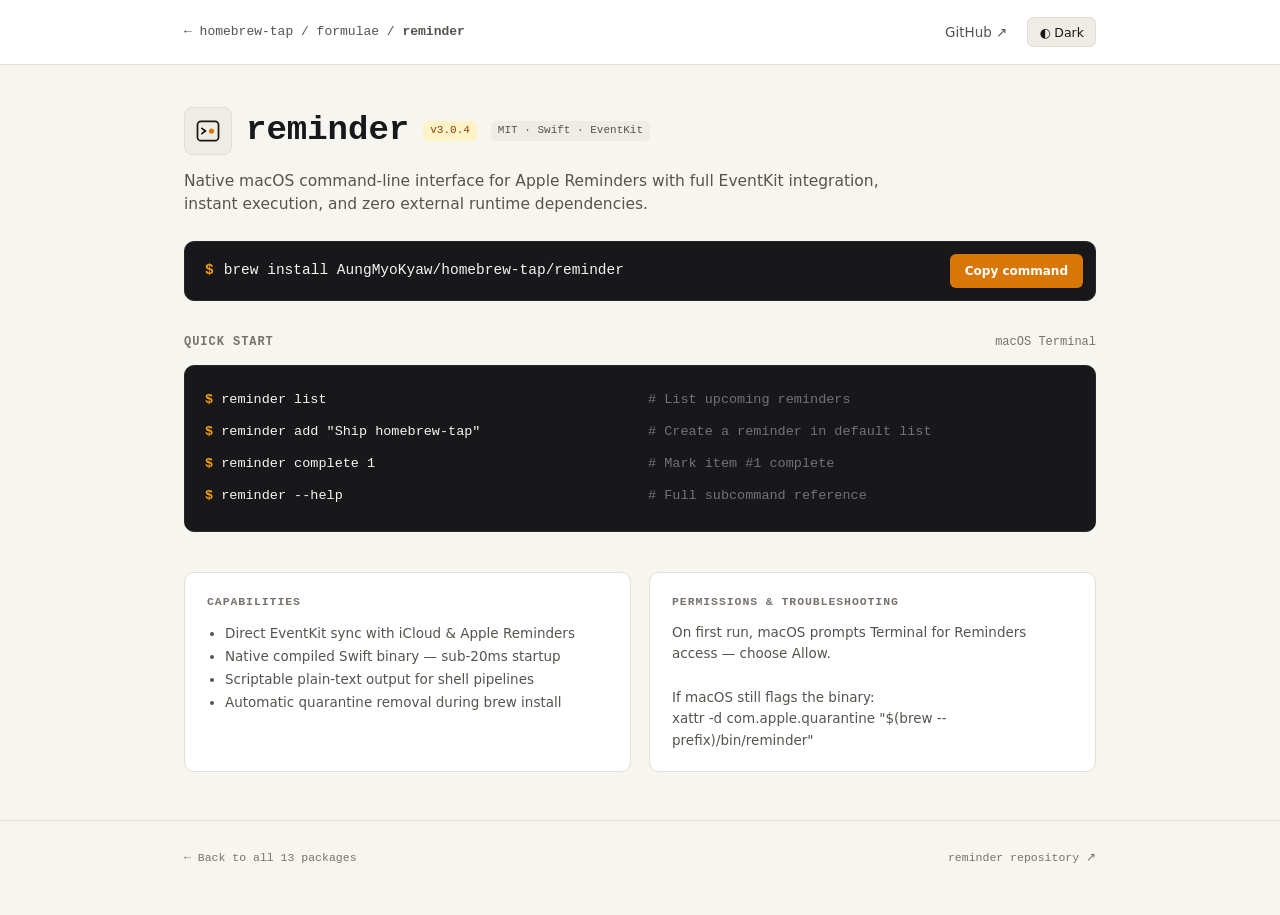
<file: reminder.html>
<!doctype html>
<html lang="en">
<head>
  <meta charset="utf-8">
  <meta name="viewport" content="width=device-width, initial-scale=1">
  <title>reminder v3.0.4 — AungMyoKyaw/homebrew-tap</title>
  <meta name="description" content="Native macOS command-line interface for Apple Reminders with full EventKit integration, instant execution, and zero external runtime dependencies.">
  <link rel="icon" type="image/svg+xml" href="./favicon.svg">
  <link rel="stylesheet" href="./styles/site.css">
</head>
<body>
  <header class="topbar">
    <div class="wrap-narrow topbar-inner">
      <div class="crumb">
        <a href="./">← homebrew-tap</a> / formulae / <strong>reminder</strong>
      </div>
      <nav class="nav" aria-label="Formula links">
        <a href="https://github.com/AungMyoKyaw/apple-reminders-cli" target="_blank" rel="noopener noreferrer">GitHub ↗</a>
        <button type="button" id="theme-toggle" class="theme-btn" aria-label="Toggle color theme">◐ Dark</button>
      </nav>
    </div>
  </header>

  <main class="wrap-narrow" data-package="reminder" data-version="3.0.4">
    <div class="detail-header">
      <div class="pkg-glyph detail-glyph"><svg aria-hidden="true" xmlns="http://www.w3.org/2000/svg" width="32" height="32" viewBox="0 0 32 32">
  <g id="Layer_1" data-name="Layer 1">
    <path d="M8 5 L24 5 C26.209 5 28 6.791 28 9 L28 23 C28 25.209 26.209 27 24 27 L8 27 C5.791 27 4 25.209 4 23 L4 9 C4 6.791 5.791 5 8 5 Z" fill="none" stroke="currentColor" stroke-width="2" stroke-linecap="round" stroke-linejoin="round"/>
    <line x1="9" y1="13" x2="13" y2="16" fill="none" stroke="currentColor" stroke-width="2" stroke-linecap="round" stroke-linejoin="round"/>
    <line x1="13" y1="16" x2="9" y2="19" fill="none" stroke="currentColor" stroke-width="2" stroke-linecap="round" stroke-linejoin="round"/>
    <circle cx="20" cy="16" r="3" fill="var(--accent)"/>
  </g>
</svg></div>
      <h1 class="detail-title">reminder</h1>
      <span class="badge badge-ver">v3.0.4</span>
      <span class="badge badge-meta">MIT · Swift · EventKit</span>
    </div>

    <p class="hero-sub">Native macOS command-line interface for Apple Reminders with full EventKit integration, instant execution, and zero external runtime dependencies.</p>

    <div class="cmd-bar cmd-bar-lg">
      <code class="cmd-code"><span class="cmd-prompt">$</span><span>brew install AungMyoKyaw/homebrew-tap/reminder</span></code>
      <button type="button" class="copy-btn copy-btn-primary" data-copy-command="brew install AungMyoKyaw/homebrew-tap/reminder" aria-label="Copy install command for reminder">Copy command</button>
    </div>

    <section class="catalog-section" style="margin-top: 32px;" aria-labelledby="quickstart-heading">
      <div class="section-head">
        <h2 id="quickstart-heading">Quick Start</h2>
        <span class="section-meta">macOS Terminal</span>
      </div>
      <div class="terminal-panel">
        <div class="term-line"><span><span class="cmd-prompt">$</span> reminder list</span><span class="term-comment"># List upcoming reminders</span></div>
        <div class="term-line"><span><span class="cmd-prompt">$</span> reminder add &quot;Ship homebrew-tap&quot;</span><span class="term-comment"># Create a reminder in default list</span></div>
        <div class="term-line"><span><span class="cmd-prompt">$</span> reminder complete 1</span><span class="term-comment"># Mark item #1 complete</span></div>
        <div class="term-line"><span><span class="cmd-prompt">$</span> reminder --help</span><span class="term-comment"># Full subcommand reference</span></div>
      </div>
    </section>

    <div class="detail-cards">
      <section class="detail-card">
        <h3>Capabilities</h3>
        <ul>
          <li>Direct EventKit sync with iCloud &amp; Apple Reminders</li>
          <li>Native compiled Swift binary — sub-20ms startup</li>
          <li>Scriptable plain-text output for shell pipelines</li>
          <li>Automatic quarantine removal during brew install</li>
        </ul>
      </section>
      <section class="detail-card">
        <h3>Permissions &amp; Troubleshooting</h3>
        <pre>On first run, macOS prompts Terminal for Reminders access — choose Allow.

If macOS still flags the binary:
xattr -d com.apple.quarantine &quot;$(brew --prefix)/bin/reminder&quot;</pre>
      </section>
    </div>
  </main>

  <footer class="site-footer">
    <div class="wrap-narrow footer-meta">
      <span><a href="./">← Back to all 13 packages</a></span>
      <span><a href="https://github.com/AungMyoKyaw/apple-reminders-cli" target="_blank" rel="noopener noreferrer">reminder repository ↗</a></span>
    </div>
  </footer>

  <div id="copy-status" class="sr-only" aria-live="polite" aria-atomic="true"></div>
  <script src="./scripts/site.js" defer></script>
</body>
</html>
</file>
<file: styles/site.css>
/* homebrew-tap — Warm Technical Dual-Theme System
   Visual master: design/homebrew-tap.figcraft */

:root {
  color-scheme: light dark;
  --bg: #f7f5f0;
  --surface: #ffffff;
  --surface-muted: #efece5;
  --border: #e4dfd5;
  --border-strong: #d1c9ba;
  --text: #18181b;
  --text-muted: #57534e;
  --text-subtle: #78716c;
  --accent: #d97706;
  --accent-hover: #b45309;
  --accent-bg: #fef3c7;
  --accent-text: #92400e;
  --term-bg: #18181b;
  --term-border: #27272a;
  --term-text: #f4f4f5;
  --term-prompt: #f59e0b;
  --success: #059669;
  --success-bg: #d1fae5;
  --radius-sm: 6px;
  --radius-md: 8px;
  --radius-lg: 10px;
  --font-sans: -apple-system, BlinkMacSystemFont, "Inter", "Segoe UI", system-ui, sans-serif;
  --font-mono: "SF Mono", "JetBrains Mono", ui-monospace, SFMono-Regular, Menlo, monospace;
}

@media (prefers-color-scheme: dark) {
  :root:not([data-theme="light"]) {
    --bg: #0e1012;
    --surface: #15181c;
    --surface-muted: #1c2026;
    --border: #262b33;
    --border-strong: #353c47;
    --text: #f4f4f5;
    --text-muted: #a1a1aa;
    --text-subtle: #71717a;
    --accent: #f59e0b;
    --accent-hover: #fbbf24;
    --accent-bg: #2e210b;
    --accent-text: #fcd34d;
    --term-bg: #090a0c;
    --term-border: #23272f;
    --term-text: #e4e4e7;
    --term-prompt: #f59e0b;
    --success: #10b981;
    --success-bg: #0a2b20;
  }
}

:root[data-theme="dark"] {
  color-scheme: dark;
  --bg: #0e1012;
  --surface: #15181c;
  --surface-muted: #1c2026;
  --border: #262b33;
  --border-strong: #353c47;
  --text: #f4f4f5;
  --text-muted: #a1a1aa;
  --text-subtle: #71717a;
  --accent: #f59e0b;
  --accent-hover: #fbbf24;
  --accent-bg: #2e210b;
  --accent-text: #fcd34d;
  --term-bg: #090a0c;
  --term-border: #23272f;
  --term-text: #e4e4e7;
  --term-prompt: #f59e0b;
  --success: #10b981;
  --success-bg: #0a2b20;
}

:root[data-theme="light"] {
  color-scheme: light;
}

*,
*::before,
*::after {
  box-sizing: border-box;
}

html {
  font-family: var(--font-sans);
  background: var(--bg);
  color: var(--text);
  -webkit-font-smoothing: antialiased;
  text-rendering: optimizeLegibility;
  scroll-behavior: smooth;
}

body {
  margin: 0;
  min-height: 100vh;
  background: var(--bg);
  color: var(--text);
  line-height: 1.5;
}

a {
  color: inherit;
  text-decoration: none;
}

:focus-visible {
  outline: 2px solid var(--accent);
  outline-offset: 2px;
}

.sr-only {
  position: absolute;
  width: 1px;
  height: 1px;
  padding: 0;
  margin: -1px;
  overflow: hidden;
  clip: rect(0, 0, 0, 0);
  white-space: nowrap;
  border: 0;
}

.wrap {
  max-width: 1120px;
  margin: 0 auto;
  padding: 0 24px;
}

.wrap-narrow {
  max-width: 960px;
  margin: 0 auto;
  padding: 0 24px;
}

/* Top bar */
.topbar {
  position: sticky;
  top: 0;
  z-index: 20;
  background: var(--surface);
  border-bottom: 1px solid var(--border);
}

.topbar-inner {
  height: 64px;
  display: flex;
  align-items: center;
  justify-content: space-between;
  gap: 16px;
}

.brand {
  display: inline-flex;
  align-items: center;
  gap: 12px;
  font-family: var(--font-mono);
  font-size: 14.5px;
  font-weight: 600;
  letter-spacing: -0.01em;
}

.brand-mark {
  width: 30px;
  height: 30px;
  display: inline-flex;
  flex-shrink: 0;
}

.brand-mark svg {
  width: 100%;
  height: 100%;
  display: block;
}

.nav {
  display: flex;
  align-items: center;
  gap: 20px;
}

.nav a {
  font-size: 13.5px;
  font-weight: 500;
  color: var(--text-muted);
  transition: color 120ms ease;
}

.nav a:hover {
  color: var(--text);
}

.theme-btn {
  display: inline-flex;
  align-items: center;
  gap: 6px;
  height: 30px;
  padding: 0 11px;
  border-radius: var(--radius-sm);
  border: 1px solid var(--border);
  background: var(--surface-muted);
  color: var(--text);
  font-family: var(--font-sans);
  font-size: 12.5px;
  font-weight: 500;
  cursor: pointer;
  transition: border-color 120ms ease, background 120ms ease;
}

.theme-btn:hover {
  border-color: var(--border-strong);
}

/* Hero */
.hero {
  padding: 44px 0 28px;
}

.eyebrow {
  display: inline-block;
  padding: 4px 10px;
  border-radius: var(--radius-sm);
  background: var(--accent-bg);
  color: var(--accent-text);
  font-family: var(--font-mono);
  font-size: 11px;
  font-weight: 600;
  letter-spacing: 0.06em;
  text-transform: uppercase;
}

.hero h1 {
  margin: 14px 0 10px;
  font-size: clamp(28px, 4vw, 38px);
  font-weight: 700;
  line-height: 1.15;
  letter-spacing: -0.025em;
}

.hero-sub {
  margin: 0 0 24px;
  max-width: 720px;
  font-size: 15.5px;
  color: var(--text-muted);
}

/* Command bar */
.cmd-bar {
  display: flex;
  align-items: center;
  justify-content: space-between;
  gap: 12px;
  padding: 10px 10px 10px 18px;
  border-radius: var(--radius-lg);
  background: var(--term-bg);
  border: 1px solid var(--term-border);
  color: var(--term-text);
}

.cmd-bar-lg {
  padding: 12px 12px 12px 20px;
}

.cmd-code {
  display: flex;
  align-items: center;
  gap: 10px;
  min-width: 0;
  overflow-x: auto;
  font-family: var(--font-mono);
  font-size: 12.5px;
  white-space: nowrap;
  scrollbar-width: none;
}

.cmd-code::-webkit-scrollbar {
  display: none;
}

.cmd-bar-lg .cmd-code {
  font-size: 14.5px;
}

.cmd-prompt {
  color: var(--term-prompt);
  font-weight: 700;
  user-select: none;
}

.copy-btn {
  flex-shrink: 0;
  height: 28px;
  padding: 0 12px;
  border-radius: var(--radius-sm);
  border: 1px solid rgba(255, 255, 255, 0.14);
  background: rgba(255, 255, 255, 0.1);
  color: #f4f4f5;
  font-family: var(--font-sans);
  font-size: 12px;
  font-weight: 500;
  cursor: pointer;
  transition: background 120ms ease, border-color 120ms ease;
}

.copy-btn:hover {
  background: rgba(255, 255, 255, 0.18);
}

.copy-btn-primary {
  height: 34px;
  padding: 0 14px;
  border-color: transparent;
  background: var(--accent);
  color: #ffffff;
  font-weight: 600;
}

.copy-btn-primary:hover {
  background: var(--accent-hover);
}

.copy-btn[data-copied="true"] {
  background: var(--success);
  border-color: var(--success);
  color: #ffffff;
}

/* Controls bar */
.controls {
  display: flex;
  align-items: center;
  justify-content: space-between;
  flex-wrap: wrap;
  gap: 12px;
  padding: 18px 0 26px;
  border-top: 1px solid var(--border);
}

.filter-group {
  display: flex;
  align-items: center;
  gap: 8px;
  flex-wrap: wrap;
}

.filter-pill {
  height: 34px;
  padding: 0 14px;
  border-radius: var(--radius-sm);
  border: 1px solid var(--border);
  background: var(--surface);
  color: var(--text-muted);
  font-family: var(--font-sans);
  font-size: 13px;
  font-weight: 500;
  cursor: pointer;
  transition: background 120ms ease, color 120ms ease, border-color 120ms ease;
}

.filter-pill:hover {
  border-color: var(--border-strong);
  color: var(--text);
}

.filter-pill[aria-pressed="true"] {
  background: var(--text);
  border-color: var(--text);
  color: var(--bg);
}

.search-wrap {
  position: relative;
  width: 320px;
  max-width: 100%;
}

.search-input {
  width: 100%;
  height: 34px;
  padding: 0 46px 0 12px;
  border-radius: var(--radius-md);
  border: 1px solid var(--border);
  background: var(--surface);
  color: var(--text);
  font-family: var(--font-sans);
  font-size: 13px;
}

.search-input::placeholder {
  color: var(--text-subtle);
}

.search-kbd {
  position: absolute;
  right: 7px;
  top: 50%;
  transform: translateY(-50%);
  padding: 2px 6px;
  border-radius: 4px;
  border: 1px solid var(--border);
  background: var(--surface-muted);
  color: var(--text-subtle);
  font-family: var(--font-mono);
  font-size: 10.5px;
  pointer-events: none;
}

/* Sections */
.catalog-section {
  margin-bottom: 40px;
}

.catalog-section[hidden] {
  display: none;
}

.section-head {
  display: flex;
  align-items: baseline;
  justify-content: space-between;
  gap: 12px;
  margin-bottom: 14px;
}

.section-head h2 {
  margin: 0;
  font-family: var(--font-mono);
  font-size: 12px;
  font-weight: 700;
  letter-spacing: 0.08em;
  text-transform: uppercase;
  color: var(--text-subtle);
}

.section-meta {
  font-family: var(--font-mono);
  font-size: 12px;
  color: var(--text-subtle);
}

/* Casks grid */
.cask-grid {
  display: grid;
  grid-template-columns: repeat(2, minmax(0, 1fr));
  gap: 16px;
}

.pkg-card {
  display: flex;
  flex-direction: column;
  gap: 12px;
  padding: 18px 20px;
  border-radius: var(--radius-lg);
  background: var(--surface);
  border: 1px solid var(--border);
  transition: border-color 140ms ease;
}

.pkg-card:hover {
  border-color: var(--border-strong);
}

.pkg-card[hidden],
.formula-row[hidden] {
  display: none;
}

.pkg-top {
  display: flex;
  align-items: flex-start;
  justify-content: space-between;
  gap: 12px;
}

.pkg-id {
  display: flex;
  align-items: center;
  gap: 12px;
  min-width: 0;
}

.pkg-glyph {
  width: 38px;
  height: 38px;
  padding: 6px;
  border-radius: var(--radius-md);
  background: var(--surface-muted);
  border: 1px solid var(--border);
  color: var(--text);
  display: inline-flex;
  align-items: center;
  justify-content: center;
  flex-shrink: 0;
}

.pkg-glyph svg {
  width: 24px;
  height: 24px;
  display: block;
}

.pkg-title-block {
  min-width: 0;
}

.pkg-name {
  margin: 0 0 4px;
  font-size: 16px;
  font-weight: 600;
  line-height: 1.25;
}

.pkg-badges {
  display: flex;
  align-items: center;
  flex-wrap: wrap;
  gap: 6px;
}

.badge {
  display: inline-flex;
  align-items: center;
  height: 20px;
  padding: 0 7px;
  border-radius: 5px;
  font-family: var(--font-mono);
  font-size: 11px;
  font-weight: 500;
  white-space: nowrap;
}

.badge-ver {
  background: var(--accent-bg);
  color: var(--accent-text);
}

.badge-meta {
  background: var(--surface-muted);
  color: var(--text-muted);
}

.pkg-links {
  display: flex;
  align-items: center;
  gap: 10px;
  flex-shrink: 0;
}

.pkg-link {
  font-size: 12px;
  font-weight: 500;
  color: var(--text-subtle);
  white-space: nowrap;
}

.pkg-link:hover {
  color: var(--accent);
}

.pkg-desc {
  margin: 0;
  font-size: 13.5px;
  color: var(--text-muted);
  line-height: 1.48;
}

.pkg-details {
  border-top: 1px solid var(--border);
  padding-top: 10px;
  font-size: 12.5px;
  color: var(--text-muted);
}

.pkg-details summary {
  cursor: pointer;
  font-family: var(--font-mono);
  font-size: 11.5px;
  color: var(--text-subtle);
  list-style: none;
  display: inline-flex;
  align-items: center;
  gap: 6px;
}

.pkg-details summary::-webkit-details-marker {
  display: none;
}

.pkg-details summary::before {
  content: "▸";
  font-size: 10px;
}

.pkg-details[open] summary::before {
  content: "▾";
}

.pkg-details-body {
  margin-top: 8px;
  padding: 10px 12px;
  border-radius: var(--radius-sm);
  background: var(--surface-muted);
  line-height: 1.5;
  white-space: pre-line;
}

/* Formula rows */
.formula-list {
  display: flex;
  flex-direction: column;
  gap: 12px;
}

.formula-row {
  display: grid;
  grid-template-columns: minmax(0, 1fr) auto auto;
  align-items: center;
  gap: 18px;
  padding: 16px 20px;
  border-radius: var(--radius-lg);
  background: var(--surface);
  border: 1px solid var(--border);
  transition: border-color 140ms ease;
}

.formula-row:hover {
  border-color: var(--border-strong);
}

.formula-main {
  display: flex;
  align-items: center;
  gap: 14px;
  min-width: 0;
}

.formula-name-line {
  display: flex;
  align-items: center;
  flex-wrap: wrap;
  gap: 8px;
  margin-bottom: 4px;
}

.formula-name {
  margin: 0;
  font-family: var(--font-mono);
  font-size: 15.5px;
  font-weight: 700;
}

.formula-cmd {
  width: 440px;
  max-width: 100%;
}

.docs-link {
  font-size: 13px;
  font-weight: 600;
  color: var(--accent);
  white-space: nowrap;
}

.docs-link:hover {
  color: var(--accent-hover);
}

/* Empty state */
.empty-state {
  padding: 36px 20px;
  text-align: center;
  border-radius: var(--radius-lg);
  border: 1px dashed var(--border-strong);
  color: var(--text-muted);
  font-size: 14px;
}

.empty-state[hidden] {
  display: none;
}

/* Footer reference strip */
.site-footer {
  margin-top: 48px;
  padding: 28px 0 48px;
  border-top: 1px solid var(--border);
}

.footer-grid {
  display: grid;
  grid-template-columns: repeat(3, minmax(0, 1fr));
  gap: 24px;
  margin-bottom: 28px;
}

.footer-col h3 {
  margin: 0 0 8px;
  font-family: var(--font-mono);
  font-size: 11px;
  font-weight: 700;
  letter-spacing: 0.08em;
  text-transform: uppercase;
  color: var(--text-subtle);
}

.footer-col p {
  margin: 0;
  font-size: 13px;
  color: var(--text-muted);
  line-height: 1.55;
}

.footer-col code {
  font-family: var(--font-mono);
  font-size: 12px;
  color: var(--text);
}

.footer-meta {
  font-family: var(--font-mono);
  font-size: 11.5px;
  color: var(--text-subtle);
  display: flex;
  justify-content: space-between;
  flex-wrap: wrap;
  gap: 10px;
}

.footer-meta a:hover {
  color: var(--text);
}

/* Formula detail pages */
.crumb {
  font-family: var(--font-mono);
  font-size: 13px;
  color: var(--text-muted);
}

.crumb a:hover {
  color: var(--text);
}

.detail-header {
  display: flex;
  align-items: center;
  flex-wrap: wrap;
  gap: 14px;
  margin: 40px 0 14px;
}

.detail-glyph {
  width: 48px;
  height: 48px;
  padding: 9px;
}

.detail-glyph svg {
  width: 28px;
  height: 28px;
}

.detail-title {
  margin: 0;
  font-family: var(--font-mono);
  font-size: clamp(26px, 3.5vw, 34px);
  font-weight: 700;
}

.terminal-panel {
  padding: 18px 20px;
  border-radius: var(--radius-lg);
  background: var(--term-bg);
  border: 1px solid var(--term-border);
  color: var(--term-text);
  font-family: var(--font-mono);
  font-size: 13.5px;
  overflow-x: auto;
}

.term-line {
  display: grid;
  grid-template-columns: minmax(260px, 1fr) minmax(200px, 1fr);
  gap: 16px;
  padding: 6px 0;
}

.term-comment {
  color: #71717a;
}

.detail-cards {
  display: grid;
  grid-template-columns: repeat(2, minmax(0, 1fr));
  gap: 18px;
  margin-top: 24px;
}

.detail-card {
  padding: 20px 22px;
  border-radius: var(--radius-lg);
  background: var(--surface);
  border: 1px solid var(--border);
}

.detail-card h3 {
  margin: 0 0 12px;
  font-family: var(--font-mono);
  font-size: 11.5px;
  font-weight: 700;
  letter-spacing: 0.08em;
  text-transform: uppercase;
  color: var(--text-subtle);
}

.detail-card ul {
  margin: 0;
  padding-left: 18px;
  color: var(--text-muted);
  font-size: 13.5px;
  line-height: 1.7;
}

.detail-card pre {
  margin: 0;
  white-space: pre-wrap;
  font-family: var(--font-sans);
  font-size: 13.5px;
  color: var(--text-muted);
  line-height: 1.6;
}

/* Responsive */
@media (max-width: 960px) {
  .cask-grid,
  .detail-cards,
  .footer-grid {
    grid-template-columns: 1fr;
  }

  .formula-row {
    grid-template-columns: 1fr;
    gap: 12px;
  }

  .formula-cmd {
    width: 100%;
  }

  .term-line {
    grid-template-columns: 1fr;
    gap: 2px;
  }
}

@media (max-width: 640px) {
  .wrap,
  .wrap-narrow {
    padding: 0 16px;
  }

  .nav a:not(:last-of-type) {
    display: none;
  }

  .search-wrap {
    width: 100%;
  }
}

@media (prefers-reduced-motion: reduce) {
  html {
    scroll-behavior: auto;
  }

  *,
  *::before,
  *::after {
    transition: none !important;
  }
}
</file>
